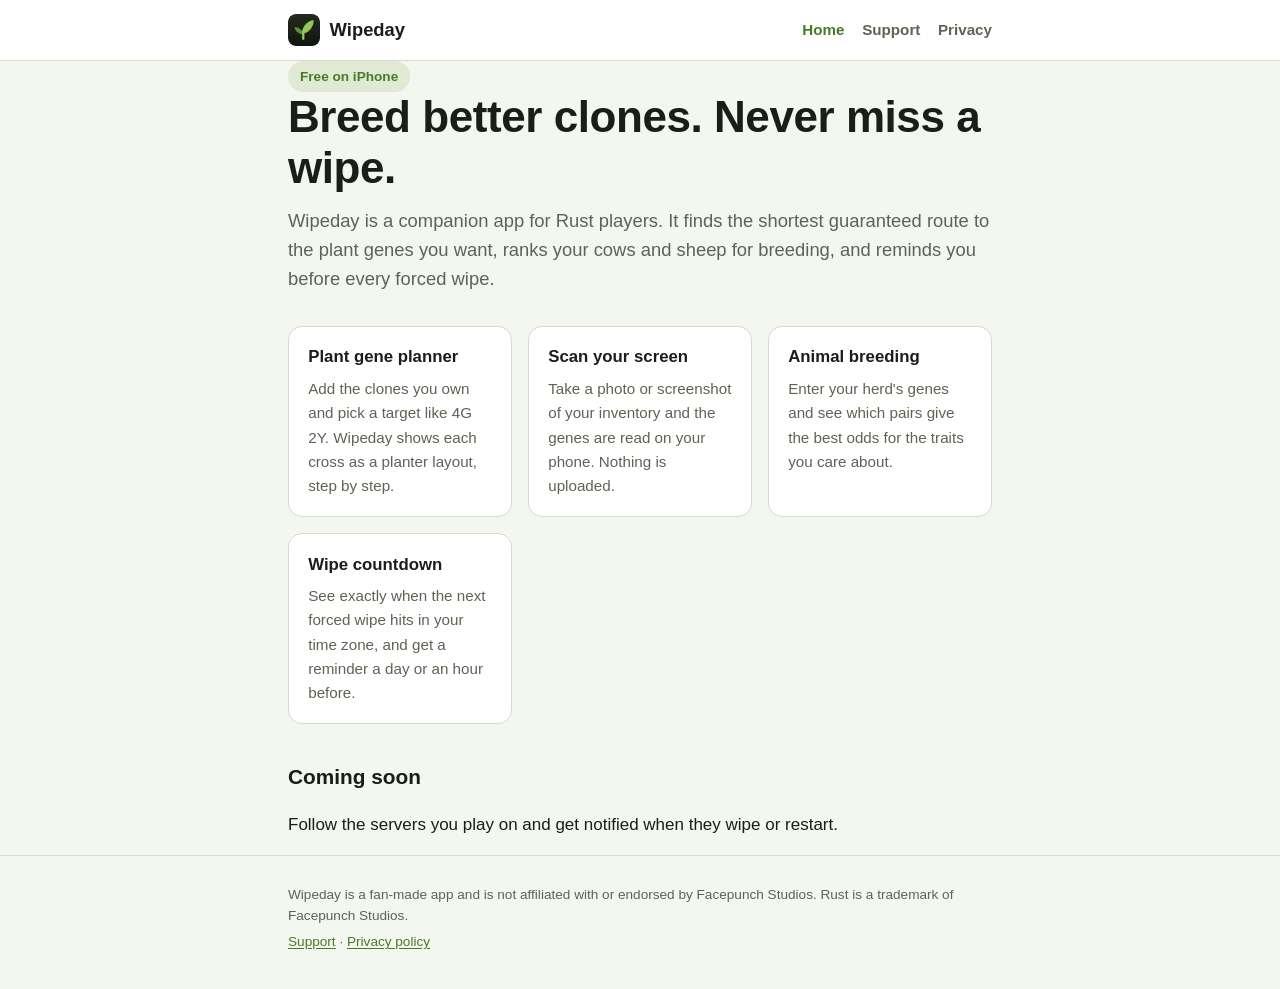
<file: index.html>
<!doctype html>
<html lang="en">
  <head>
    <meta charset="utf-8" />
    <meta name="viewport" content="width=device-width, initial-scale=1" />
    <title>Wipeday – Gene planner and wipe alerts for Rust</title>
    <meta name="description" content="Plan plant crossbreeding and animal breeding in Rust, and get reminders before every forced wipe." />
    <link rel="icon" href="icon.png" />
    <link rel="apple-touch-icon" href="icon.png" />
    <link rel="stylesheet" href="style.css" />
  </head>
  <body>
    <header class="site">
      <div class="wrap">
        <a class="brand" href="./">
          <img src="icon.png" alt="" width="32" height="32" />
          Wipeday
        </a>
        <nav>
          <a href="./" aria-current="page">Home</a>
          <a href="support.html">Support</a>
          <a href="privacy.html">Privacy</a>
        </nav>
      </div>
    </header>

    <main class="wrap">
      <span class="badge">Free on iPhone</span>
      <h1>Breed better clones. Never miss a wipe.</h1>
      <p class="lead">
        Wipeday is a companion app for Rust players. It finds the shortest guaranteed route to the plant genes you want,
        ranks your cows and sheep for breeding, and reminds you before every forced wipe.
      </p>

      <div class="features">
        <div class="card">
          <h3>Plant gene planner</h3>
          <p>Add the clones you own and pick a target like 4G 2Y. Wipeday shows each cross as a planter layout, step by step.</p>
        </div>
        <div class="card">
          <h3>Scan your screen</h3>
          <p>Take a photo or screenshot of your inventory and the genes are read on your phone. Nothing is uploaded.</p>
        </div>
        <div class="card">
          <h3>Animal breeding</h3>
          <p>Enter your herd's genes and see which pairs give the best odds for the traits you care about.</p>
        </div>
        <div class="card">
          <h3>Wipe countdown</h3>
          <p>See exactly when the next forced wipe hits in your time zone, and get a reminder a day or an hour before.</p>
        </div>
      </div>

      <h2>Coming soon</h2>
      <p>Follow the servers you play on and get notified when they wipe or restart.</p>
    </main>

    <footer class="site">
      <div class="wrap">
        <p>Wipeday is a fan-made app and is not affiliated with or endorsed by Facepunch Studios. Rust is a trademark of Facepunch Studios.</p>
        <p><a href="support.html">Support</a> · <a href="privacy.html">Privacy policy</a></p>
      </div>
    </footer>
  </body>
</html>
</file>
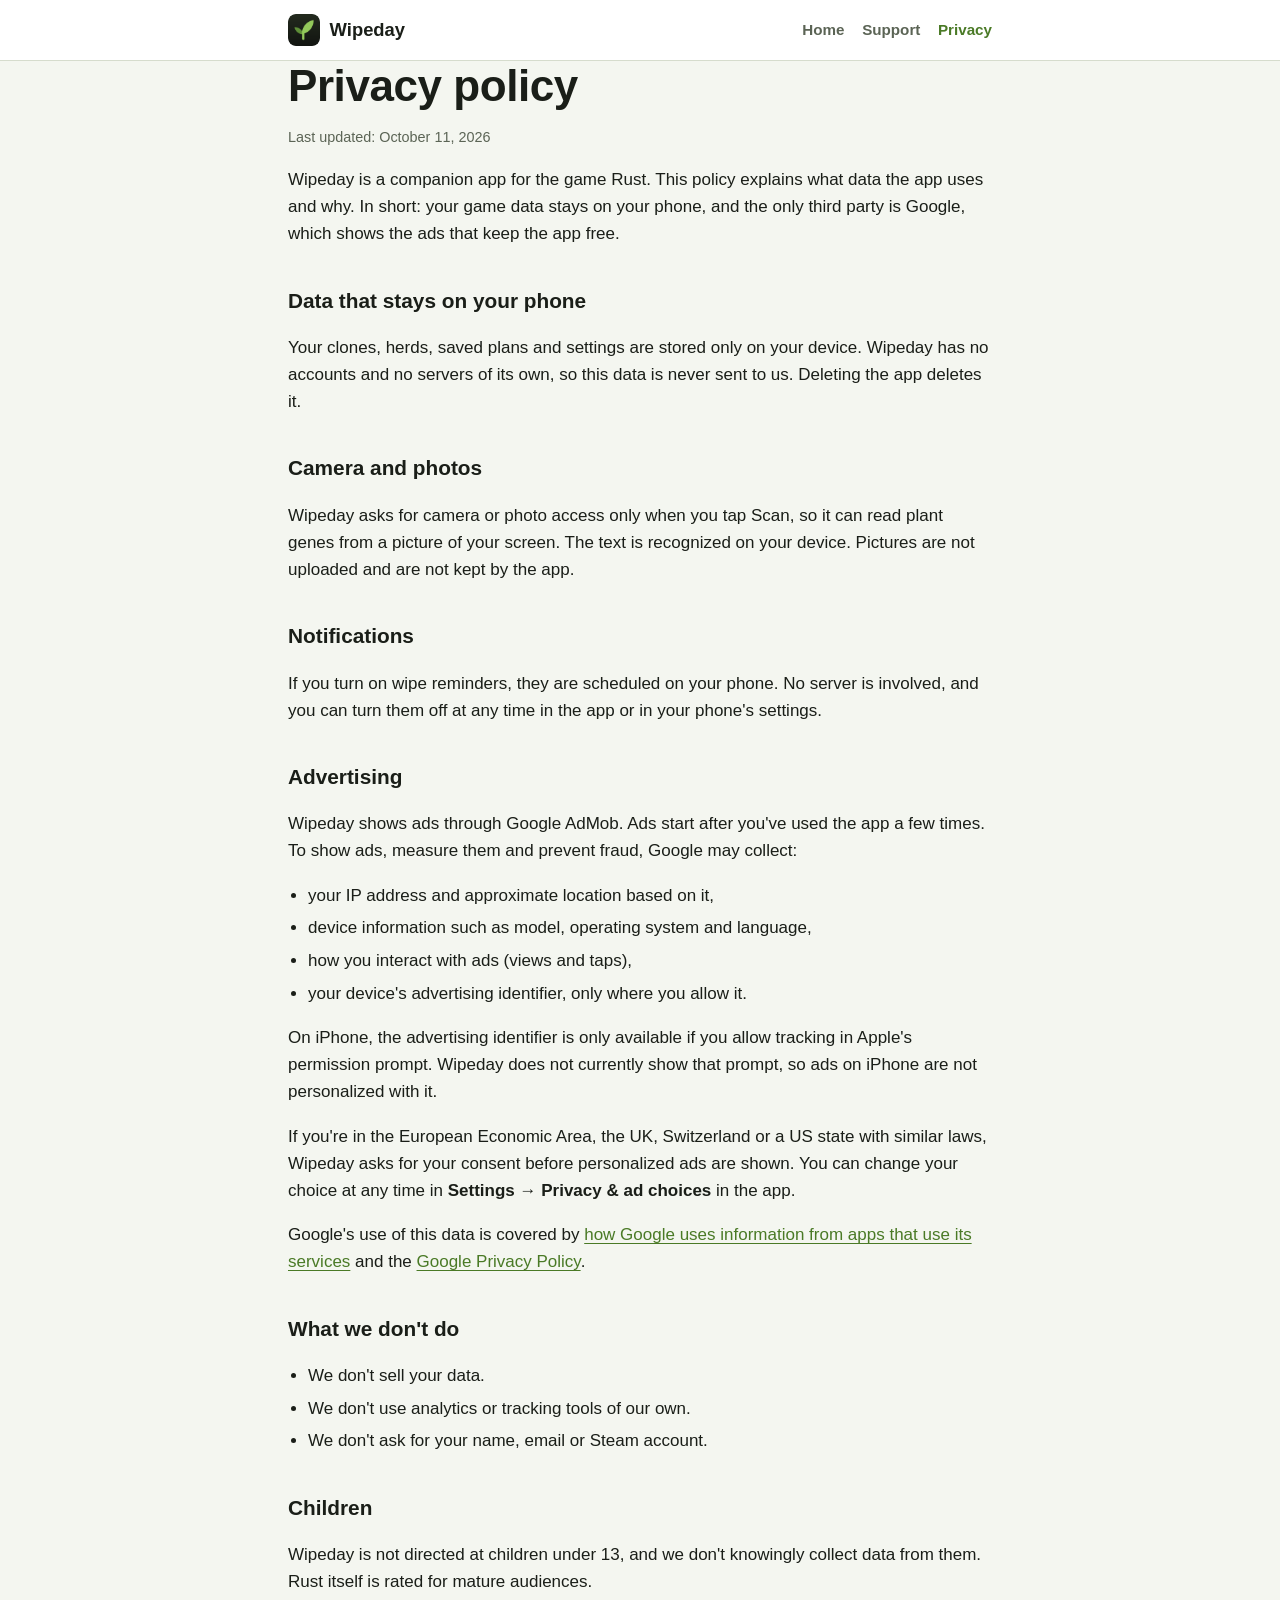
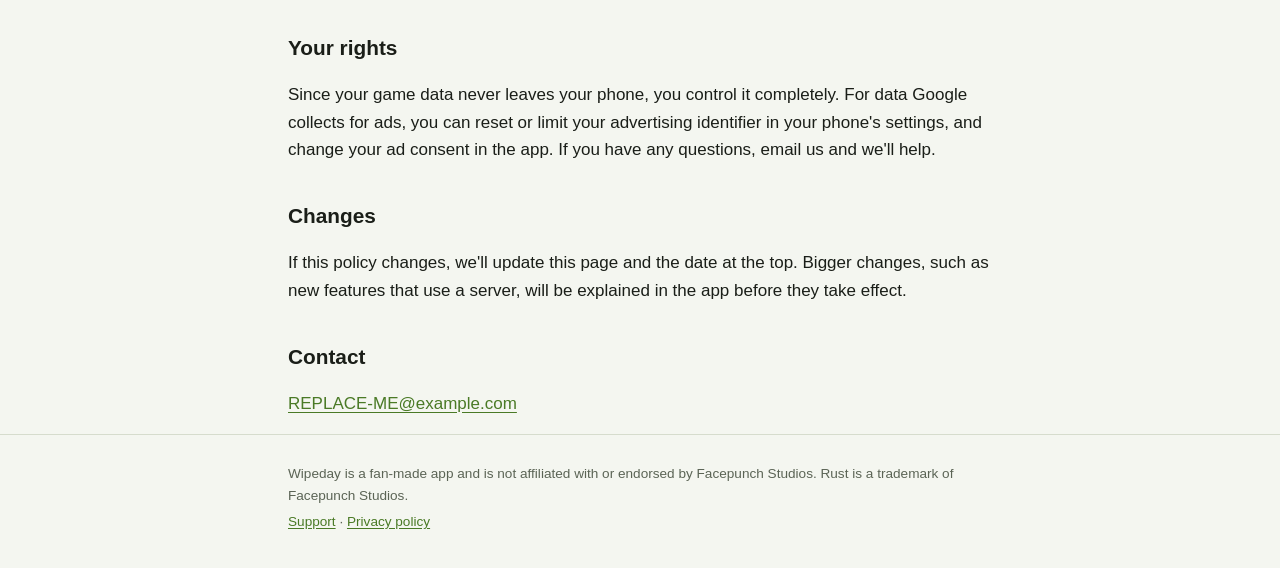
<file: privacy.html>
<!doctype html>
<html lang="en">
  <head>
    <meta charset="utf-8" />
    <meta name="viewport" content="width=device-width, initial-scale=1" />
    <title>Privacy policy – Wipeday</title>
    <meta name="description" content="How Wipeday handles your data." />
    <link rel="icon" href="icon.png" />
    <link rel="apple-touch-icon" href="icon.png" />
    <link rel="stylesheet" href="style.css" />
  </head>
  <body>
    <header class="site">
      <div class="wrap">
        <a class="brand" href="./">
          <img src="icon.png" alt="" width="32" height="32" />
          Wipeday
        </a>
        <nav>
          <a href="./">Home</a>
          <a href="support.html">Support</a>
          <a href="privacy.html" aria-current="page">Privacy</a>
        </nav>
      </div>
    </header>

    <main class="wrap">
      <h1>Privacy policy</h1>
      <p class="updated">Last updated: October 11, 2026</p>

      <p>
        Wipeday is a companion app for the game Rust. This policy explains what data the app uses and why. In short: your
        game data stays on your phone, and the only third party is Google, which shows the ads that keep the app free.
      </p>

      <h2>Data that stays on your phone</h2>
      <p>
        Your clones, herds, saved plans and settings are stored only on your device. Wipeday has no accounts and no servers
        of its own, so this data is never sent to us. Deleting the app deletes it.
      </p>

      <h2>Camera and photos</h2>
      <p>
        Wipeday asks for camera or photo access only when you tap Scan, so it can read plant genes from a picture of your
        screen. The text is recognized on your device. Pictures are not uploaded and are not kept by the app.
      </p>

      <h2>Notifications</h2>
      <p>
        If you turn on wipe reminders, they are scheduled on your phone. No server is involved, and you can turn them off at
        any time in the app or in your phone's settings.
      </p>

      <h2>Advertising</h2>
      <p>
        Wipeday shows ads through Google AdMob. Ads start after you've used the app a few times. To show ads, measure them
        and prevent fraud, Google may collect:
      </p>
      <ul>
        <li>your IP address and approximate location based on it,</li>
        <li>device information such as model, operating system and language,</li>
        <li>how you interact with ads (views and taps),</li>
        <li>your device's advertising identifier, only where you allow it.</li>
      </ul>
      <p>
        On iPhone, the advertising identifier is only available if you allow tracking in Apple's permission prompt. Wipeday
        does not currently show that prompt, so ads on iPhone are not personalized with it.
      </p>
      <p>
        If you're in the European Economic Area, the UK, Switzerland or a US state with similar laws, Wipeday asks for your
        consent before personalized ads are shown. You can change your choice at any time in
        <strong>Settings → Privacy &amp; ad choices</strong> in the app.
      </p>
      <p>
        Google's use of this data is covered by
        <a href="https://policies.google.com/technologies/partner-sites">how Google uses information from apps that use its services</a>
        and the <a href="https://policies.google.com/privacy">Google Privacy Policy</a>.
      </p>

      <h2>What we don't do</h2>
      <ul>
        <li>We don't sell your data.</li>
        <li>We don't use analytics or tracking tools of our own.</li>
        <li>We don't ask for your name, email or Steam account.</li>
      </ul>

      <h2>Children</h2>
      <p>
        Wipeday is not directed at children under 13, and we don't knowingly collect data from them. Rust itself is rated for
        mature audiences.
      </p>

      <h2>Your rights</h2>
      <p>
        Since your game data never leaves your phone, you control it completely. For data Google collects for ads, you can
        reset or limit your advertising identifier in your phone's settings, and change your ad consent in the app. If you
        have any questions, email us and we'll help.
      </p>

      <h2>Changes</h2>
      <p>
        If this policy changes, we'll update this page and the date at the top. Bigger changes, such as new features that
        use a server, will be explained in the app before they take effect.
      </p>

      <h2>Contact</h2>
      <p><a href="mailto:REPLACE-ME@example.com">REPLACE-ME@example.com</a></p>
    </main>

    <footer class="site">
      <div class="wrap">
        <p>Wipeday is a fan-made app and is not affiliated with or endorsed by Facepunch Studios. Rust is a trademark of Facepunch Studios.</p>
        <p><a href="support.html">Support</a> · <a href="privacy.html">Privacy policy</a></p>
      </div>
    </footer>
  </body>
</html>
</file>
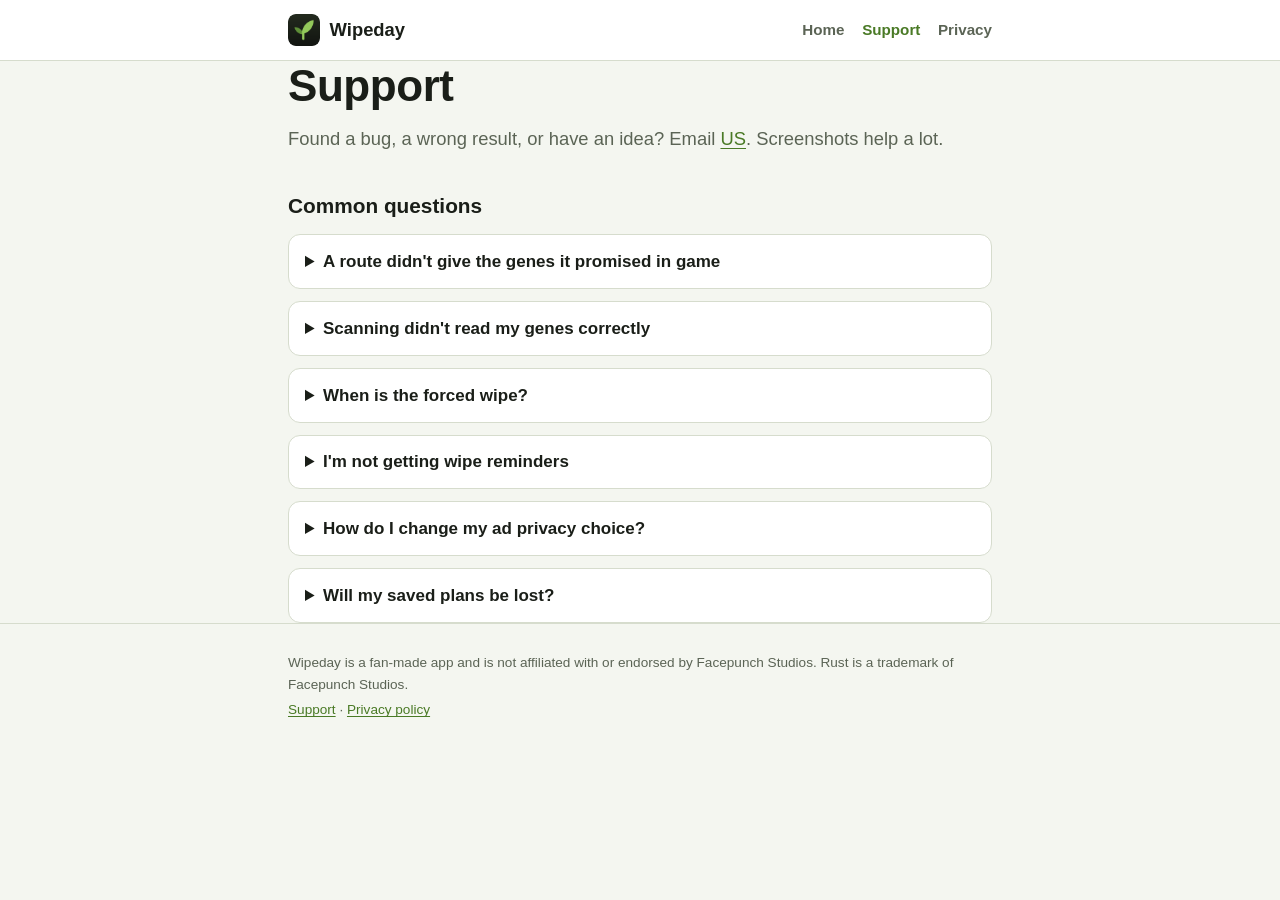
<file: support.html>
<!doctype html>
<html lang="en">
  <head>
    <meta charset="utf-8" />
    <meta name="viewport" content="width=device-width, initial-scale=1" />
    <title>Support – Wipeday</title>
    <meta name="description" content="Help and contact for Wipeday." />
    <link rel="icon" href="icon.png" />
    <link rel="apple-touch-icon" href="icon.png" />
    <link rel="stylesheet" href="style.css" />
  </head>
  <body>
    <header class="site">
      <div class="wrap">
        <a class="brand" href="./">
          <img src="icon.png" alt="" width="32" height="32" />
          Wipeday
        </a>
        <nav>
          <a href="./">Home</a>
          <a href="support.html" aria-current="page">Support</a>
          <a href="privacy.html">Privacy</a>
        </nav>
      </div>
    </header>

    <main class="wrap">
      <h1>Support</h1>
      <p class="lead">
        Found a bug, a wrong result, or have an idea? Email
        <a href="mailto:wipeday.support@gmail.com"> US</a>. Screenshots help a lot.
      </p>

      <h2>Common questions</h2>

      <details>
        <summary>A route didn't give the genes it promised in game</summary>
        <p>
          Make sure the new plant is in the centre of a large planter and the parents go in about 15 minutes later, around
          its Sapling stage. Keep other plants of the same type out of range. If it still doesn't match, Facepunch may have
          changed the rules: please email us the clones and target you used.
        </p>
      </details>

      <details>
        <summary>Scanning didn't read my genes correctly</summary>
        <p>
          Take the picture straight on, with the gene letters sharp and not cut off. You can always fix or add genes by
          typing them, for example <code>GYGHWX x3</code>.
        </p>
      </details>

      <details>
        <summary>When is the forced wipe?</summary>
        <p>
          Facepunch wipes every server on the first Thursday of each month at 19:00 UK time. The Wipes tab shows it in your
          own time zone, and you can turn on reminders there.
        </p>
      </details>

      <details>
        <summary>I'm not getting wipe reminders</summary>
        <p>
          Check that notifications for Wipeday are allowed in your phone's settings, and that at least one reminder is
          turned on in the Wipes tab. Opening the app now and then keeps the next few months scheduled.
        </p>
      </details>

      <details>
        <summary>How do I change my ad privacy choice?</summary>
        <p>
          Where your local law requires it, the app shows a <strong>Privacy &amp; ad choices</strong> button in Settings.
          See the <a href="privacy.html">privacy policy</a> for details.
        </p>
      </details>

      <details>
        <summary>Will my saved plans be lost?</summary>
        <p>
          Your data is stored only on your phone, so it stays when you update the app but is removed if you delete the
          app.
        </p>
      </details>
    </main>

    <footer class="site">
      <div class="wrap">
        <p>Wipeday is a fan-made app and is not affiliated with or endorsed by Facepunch Studios. Rust is a trademark of Facepunch Studios.</p>
        <p><a href="support.html">Support</a> · <a href="privacy.html">Privacy policy</a></p>
      </div>
    </footer>
  </body>
</html>
</file>
<file: style.css>
:root {
  --bg: #f4f6f0;
  --surface: #ffffff;
  --sunk: #e8ece2;
  --ink: #1a1e18;
  --muted: #5b6455;
  --line: #d6dccd;
  --accent: #4a7a26;
  --accent-soft: #dfe9d3;
  --max: 46rem;
}

@media (prefers-color-scheme: dark) {
  :root {
    --bg: #121511;
    --surface: #1a1e18;
    --sunk: #22281f;
    --ink: #e9eee3;
    --muted: #9aa592;
    --line: #2c3328;
    --accent: #93c95a;
    --accent-soft: #25331b;
  }
}

* {
  box-sizing: border-box;
}

html {
  -webkit-text-size-adjust: 100%;
}

body {
  margin: 0;
  background: var(--bg);
  color: var(--ink);
  font: 17px/1.6 -apple-system, BlinkMacSystemFont, 'Segoe UI', Roboto, 'Helvetica Neue', Arial, sans-serif;
}

a {
  color: var(--accent);
  text-underline-offset: 0.15em;
}

.wrap {
  max-width: var(--max);
  margin: 0 auto;
  padding: 0 1rem;
}

header.site {
  border-bottom: 1px solid var(--line);
  background: var(--surface);
}

header.site .wrap {
  display: flex;
  align-items: center;
  justify-content: space-between;
  gap: 1rem;
  min-height: 3.75rem;
  flex-wrap: wrap;
}

.brand {
  display: flex;
  align-items: center;
  gap: 0.6rem;
  color: var(--ink);
  font-weight: 800;
  font-size: 1.15rem;
  text-decoration: none;
}

.brand img {
  width: 2rem;
  height: 2rem;
  flex: none;
  border-radius: 8px;
}

nav {
  display: flex;
  gap: 1.1rem;
  font-size: 0.95rem;
}

nav a {
  color: var(--muted);
  text-decoration: none;
  font-weight: 600;
}

nav a[aria-current='page'],
nav a:hover {
  color: var(--accent);
}

main {
  padding: 2.5rem 0 3rem;
}

h1 {
  font-size: clamp(2rem, 6vw, 2.75rem);
  line-height: 1.15;
  margin: 0 0 0.75rem;
  letter-spacing: -0.01em;
}

h2 {
  font-size: 1.3rem;
  margin: 2.25rem 0 0.5rem;
}

h3 {
  font-size: 1.05rem;
  margin: 1.5rem 0 0.25rem;
}

.lead {
  font-size: 1.15rem;
  color: var(--muted);
  margin: 0 0 1.75rem;
}

.badge {
  display: inline-block;
  background: var(--accent-soft);
  color: var(--accent);
  font-weight: 700;
  font-size: 0.85rem;
  padding: 0.3rem 0.75rem;
  border-radius: 99px;
}

.features {
  display: grid;
  grid-template-columns: repeat(auto-fit, minmax(13rem, 1fr));
  gap: 1rem;
  margin-top: 2rem;
}

.card {
  background: var(--surface);
  border: 1px solid var(--line);
  border-radius: 14px;
  padding: 1.1rem 1.2rem;
}

.card h3 {
  margin: 0 0 0.35rem;
}

.card p {
  margin: 0;
  color: var(--muted);
  font-size: 0.95rem;
}

.updated {
  color: var(--muted);
  font-size: 0.9rem;
}

ul {
  padding-left: 1.25rem;
}

li + li {
  margin-top: 0.35rem;
}

details {
  background: var(--surface);
  border: 1px solid var(--line);
  border-radius: 12px;
  padding: 0.8rem 1rem;
  margin-top: 0.75rem;
}

summary {
  font-weight: 700;
  cursor: pointer;
}

details p {
  margin: 0.6rem 0 0;
  color: var(--muted);
}

footer.site {
  border-top: 1px solid var(--line);
  padding: 1.5rem 0 2rem;
  color: var(--muted);
  font-size: 0.85rem;
}

footer.site p {
  margin: 0.25rem 0;
}
</file>
